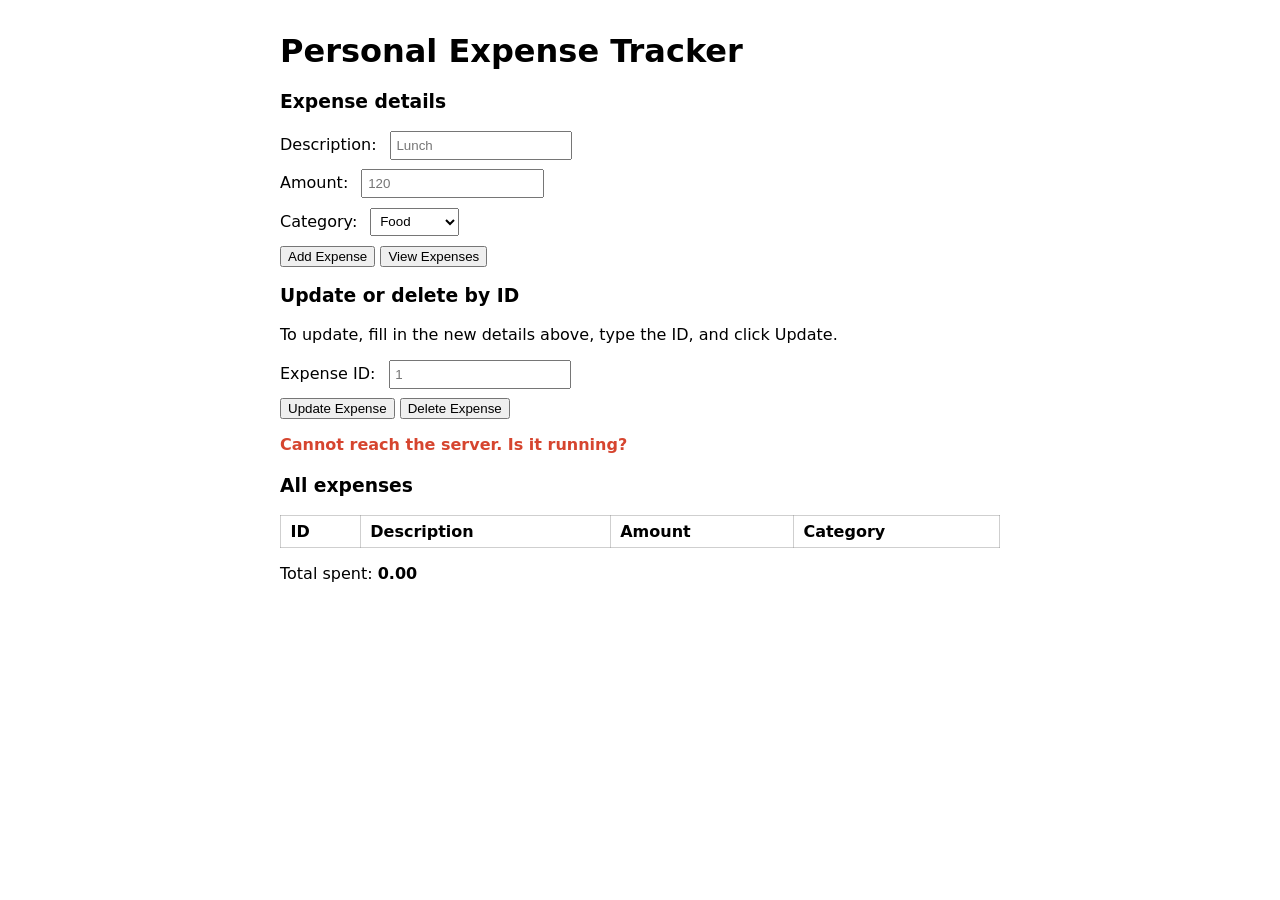
<file: index.html>
<!DOCTYPE html>
<html lang="en">
<head>
  <meta charset="UTF-8">
  <meta name="viewport" content="width=device-width, initial-scale=1">
  <title>Personal Expense Tracker</title>
  <style>
    :root { color-scheme: light dark; }
    body { font-family: system-ui, sans-serif; max-width: 720px; margin: 2rem auto; padding: 0 1rem; }
    label { display: block; margin-bottom: 0.6rem; }
    input, select { margin-left: 0.5rem; padding: 0.3rem; }
    table { border-collapse: collapse; width: 100%; margin-top: 0.5rem; }
    th, td { border: 1px solid #8886; padding: 0.4rem 0.6rem; text-align: left; }
    #message { font-weight: bold; min-height: 1.3em; }
    .ok { color: #2ea043; }
    .error { color: #d6452f; }
  </style>
</head>
<body>

  <h1>Personal Expense Tracker</h1>

  <h3>Expense details</h3>
  <label>Description: <input type="text" id="description" placeholder="Lunch"></label>
  <label>Amount: <input type="number" id="amount" step="0.01" placeholder="120"></label>
  <label>Category:
    <select id="category">
      <option>Food</option>
      <option>Travel</option>
      <option>Shopping</option>
      <option>Bills</option>
      <option>Other</option>
    </select>
  </label>
  <button onclick="addExpense()">Add Expense</button>
  <button onclick="viewExpenses()">View Expenses</button>

  <h3>Update or delete by ID</h3>
  <p>To update, fill in the new details above, type the ID, and click Update.</p>
  <label>Expense ID: <input type="number" id="expenseId" min="1" placeholder="1"></label>
  <button onclick="updateExpense()">Update Expense</button>
  <button onclick="deleteExpense()">Delete Expense</button>

  <p id="message" role="status"></p>

  <h3>All expenses</h3>
  <table>
    <thead>
      <tr><th>ID</th><th>Description</th><th>Amount</th><th>Category</th></tr>
    </thead>
    <tbody id="expenseRows"></tbody>
  </table>
  <p>Total spent: <strong id="total">0.00</strong></p>

  <script>
    const API = "http://127.0.0.1:8000/expenses";

    function showMessage(text, ok) {
      const message = document.getElementById("message");
      message.textContent = text;
      message.className = ok ? "ok" : "error";
    }

    // Read the form, check it, and return the expense (or null if it is invalid)
    function readForm() {
      const description = document.getElementById("description").value.trim();
      const amount = Number(document.getElementById("amount").value); // text -> number
      const category = document.getElementById("category").value;

      if (description === "") {
        showMessage("Description cannot be empty.", false);
        return null;
      }
      if (isNaN(amount) || amount <= 0) {
        showMessage("Amount must be greater than zero.", false);
        return null;
      }
      return { description: description, amount: amount, category: category };
    }

    // Read the ID box and return it as a number (or null if it is invalid)
    function readId() {
      const text = document.getElementById("expenseId").value;
      const id = Number(text);
      if (text === "" || !Number.isInteger(id) || id < 1) {
        showMessage("Please enter a valid expense ID.", false);
        return null;
      }
      return id;
    }

    function clearForm() {
      document.getElementById("description").value = "";
      document.getElementById("amount").value = "";
      document.getElementById("expenseId").value = "";
    }

    // One place for fetch: sends the request and returns the reply, or null on any error
    async function callApi(url, method, body) {
      try {
        const response = await fetch(url, {
          method: method,
          headers: { "Content-Type": "application/json" },
          body: body ? JSON.stringify(body) : undefined
        });
        const data = await response.json();
        if (!response.ok) {
          showMessage(typeof data.detail === "string" ? data.detail : "Invalid data.", false);
          return null;
        }
        return data;
      } catch (error) {
        showMessage("Cannot reach the server. Is it running?", false);
        return null;
      }
    }

    // 1. ADD (POST)
    async function addExpense() {
      const expense = readForm();
      if (expense === null) return;

      const data = await callApi(API, "POST", expense);
      if (data) {
        showMessage(data.message + " (ID " + data.expense.id + ")", true);
        clearForm();
        viewExpenses();
      }
    }

    // 2. VIEW (GET)
    async function viewExpenses() {
      const expenses = await callApi(API, "GET");
      if (expenses === null) return;

      const rows = document.getElementById("expenseRows");
      rows.innerHTML = "";

      if (expenses.length === 0) {
        const cell = rows.insertRow().insertCell();
        cell.colSpan = 4;
        cell.textContent = "No expenses yet.";
      }

      let total = 0;
      expenses.forEach(function (expense) {
        const tr = rows.insertRow();
        tr.insertCell().textContent = expense.id;
        tr.insertCell().textContent = expense.description;
        tr.insertCell().textContent = expense.amount.toFixed(2);
        tr.insertCell().textContent = expense.category;
        total += expense.amount;
      });

      document.getElementById("total").textContent = total.toFixed(2);
    }

    // 3. UPDATE (PUT)
    async function updateExpense() {
      const id = readId();
      if (id === null) return;
      const expense = readForm();
      if (expense === null) return;

      const data = await callApi(API + "/" + id, "PUT", expense);
      if (data) {
        showMessage(data.message + " (ID " + id + ")", true);
        clearForm();
        viewExpenses();
      }
    }

    // 4. DELETE
    async function deleteExpense() {
      const id = readId();
      if (id === null) return;

      const data = await callApi(API + "/" + id, "DELETE");
      if (data) {
        showMessage(data.message + " (ID " + id + ")", true);
        clearForm();
        viewExpenses();
      }
    }

    // Show any existing expenses when the page opens
    viewExpenses();
  </script>

</body>
</html>
</file>
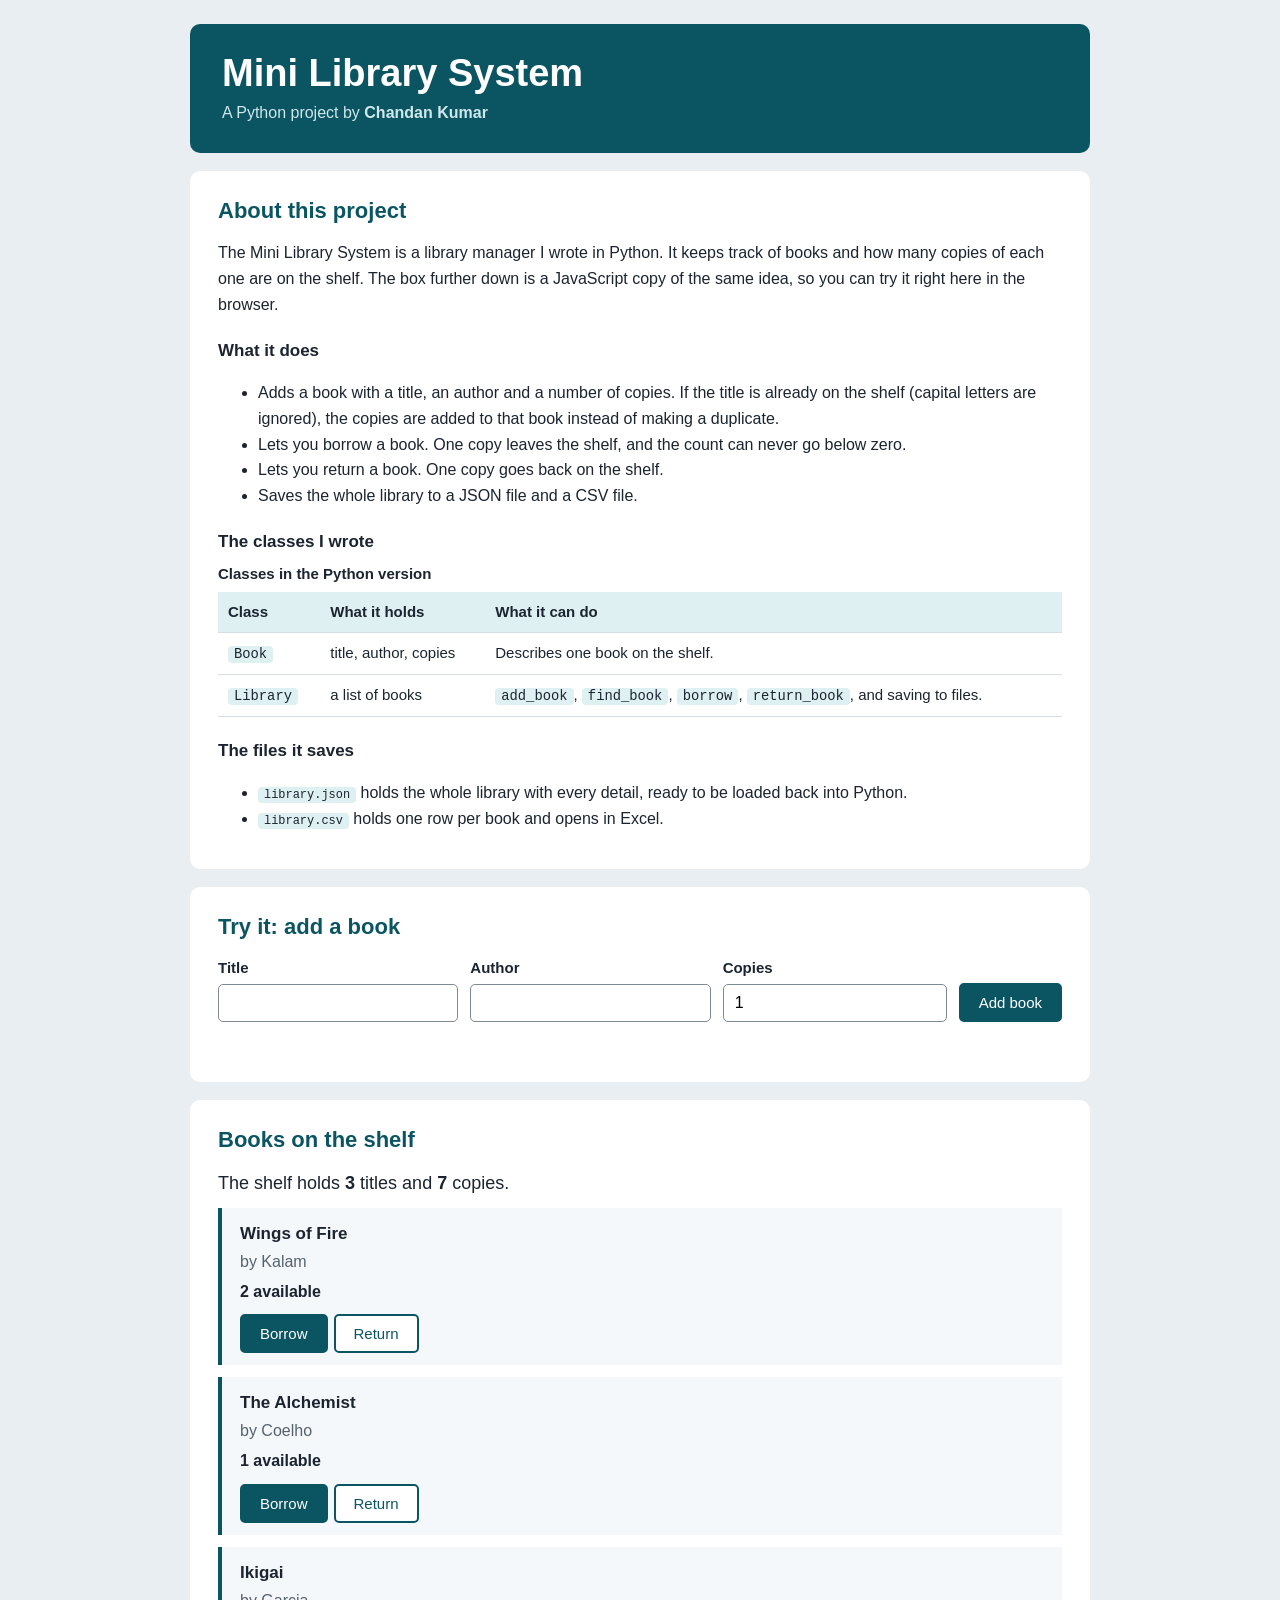
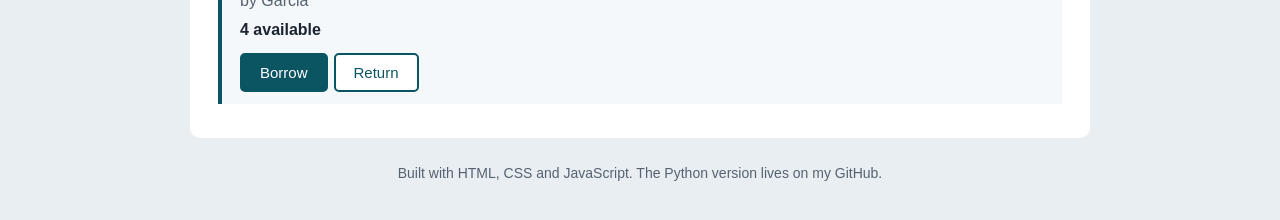
<file: library/index.html>
<!DOCTYPE html>
<html lang="en">
<head>
<meta charset="utf-8">
<meta name="viewport" content="width=device-width, initial-scale=1">
<title>Mini Library System</title>
<link rel="stylesheet" href="style.css">
</head>
<body>
<main>

  <header>
    <h1>Mini Library System</h1>
    <p>A Python project by <b>Chandan Kumar</b></p>
  </header>

  <!-- CHECK: this section must match YOUR Python code. Edit the names. -->
  <section>
    <h2>About this project</h2>
    <p>
      The Mini Library System is a library manager I wrote in Python. It keeps
      track of books and how many copies of each one are on the shelf. The
      box further down is a JavaScript copy of the same idea, so you can try
      it right here in the browser.
    </p>

    <h3>What it does</h3>
    <ul>
      <li>Adds a book with a title, an author and a number of copies. If the title is already
          on the shelf (capital letters are ignored), the copies are added to that book
          instead of making a duplicate.</li>
      <li>Lets you borrow a book. One copy leaves the shelf, and the count can never go below zero.</li>
      <li>Lets you return a book. One copy goes back on the shelf.</li>
      <li>Saves the whole library to a JSON file and a CSV file.</li>
    </ul>

    <h3>The classes I wrote</h3>
    <div class="table-wrap">
      <table>
        <caption>Classes in the Python version</caption>
        <thead>
          <tr><th scope="col">Class</th><th scope="col">What it holds</th><th scope="col">What it can do</th></tr>
        </thead>
        <tbody>
          <tr>
            <td><code>Book</code></td>
            <td>title, author, copies</td>
            <td>Describes one book on the shelf.</td>
          </tr>
          <tr>
            <td><code>Library</code></td>
            <td>a list of books</td>
            <td><code>add_book</code>, <code>find_book</code>, <code>borrow</code>,
                <code>return_book</code>, and saving to files.</td>
          </tr>
        </tbody>
      </table>
    </div>

    <h3>The files it saves</h3>
    <ul>
      <li><code>library.json</code> holds the whole library with every detail, ready to be loaded back into Python.</li>
      <li><code>library.csv</code> holds one row per book and opens in Excel.</li>
    </ul>
  </section>

  <!-- the working demo -->
  <section>
    <h2>Try it: add a book</h2>

    <form class="form" onsubmit="addBook(event)">
      <div class="field">
        <label for="t">Title</label>
        <input id="t" type="text" autocomplete="off">
      </div>
      <div class="field">
        <label for="a">Author</label>
        <input id="a" type="text" autocomplete="off">
      </div>
      <div class="field small">
        <label for="c">Copies</label>
        <input id="c" type="number" value="1" min="1">
      </div>
      <button type="submit">Add book</button>
    </form>

    <!-- messages appear here, and a screen reader reads them out -->
    <p id="status" role="status"></p>
  </section>

  <section>
    <h2>Books on the shelf</h2>
    <p class="totals">
      The shelf holds <strong id="titleCount">0</strong> titles and
      <strong id="copyCount">0</strong> copies.
    </p>
    <div id="shelf"></div>
  </section>

  <footer>
    <p>Built with HTML, CSS and JavaScript. The Python version lives on my GitHub.</p>
  </footer>

</main>

<!-- the script must stay the last thing before the closing body tag -->
<script src="script.js"></script>
</body>
</html>
</file>
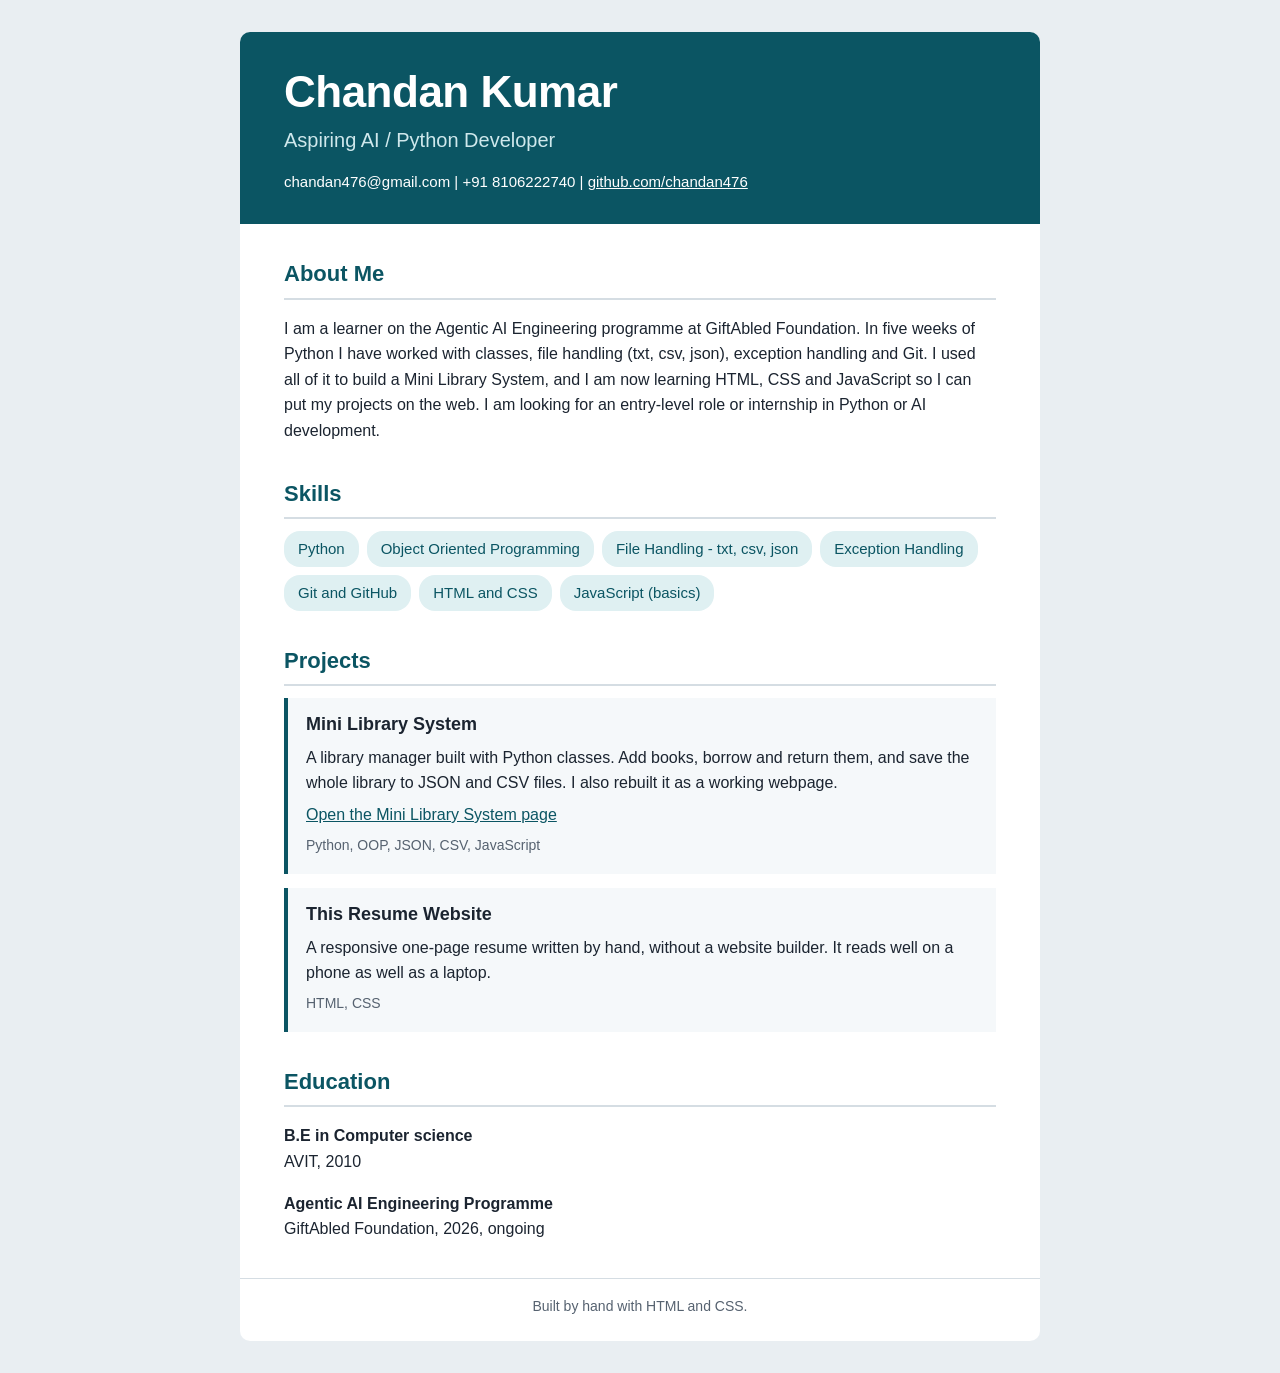
<file: resume/index.html>
<!DOCTYPE html>
<html lang="en">
<head>
<meta charset="utf-8">
<meta name="viewport" content="width=device-width, initial-scale=1">
<title>Your Full Name - Resume</title>
<link rel="stylesheet" href="style.css">
</head>
<body>
<main>

  <header>
    <h1>Chandan Kumar</h1>
    <p class="role">Aspiring AI / Python Developer</p>
    <p class="contact">
      chandan476@gmail.com | +91 8106222740 |
      <a href="https://github.com/chandan476">github.com/chandan476</a>
    </p>
  </header>

  <section>
    <h2>About Me</h2>
    <p>
      I am a learner on the Agentic AI Engineering programme at GiftAbled
      Foundation. In five weeks of Python I have worked with classes, file
      handling (txt, csv, json), exception handling and Git. I used all of
      it to build a Mini Library System, and I am now learning HTML, CSS and
      JavaScript so I can put my projects on the web. I am looking for an
      entry-level role or internship in Python or AI development.
    </p>
  </section>

  <section>
    <h2>Skills</h2>
    <ul class="skills">
      <li>Python</li>
      <li>Object Oriented Programming</li>
      <li>File Handling - txt, csv, json</li>
      <li>Exception Handling</li>
      <li>Git and GitHub</li>
      <li>HTML and CSS</li>
      <li>JavaScript (basics)</li>
    </ul>
  </section>

  <section>
    <h2>Projects</h2>

    <div class="project">
      <h3>Mini Library System</h3>
      <p>
        A library manager built with Python classes. Add books, borrow and
        return them, and save the whole library to JSON and CSV files.
        I also rebuilt it as a working webpage.
      </p>
      <p><a href="https://chandan476.github.io/Giftabled_Chandan/library/">Open the Mini Library System page</a></p>
      <p class="tags">Python, OOP, JSON, CSV, JavaScript</p>
    </div>

    <div class="project">
      <h3>This Resume Website</h3>
      <p>
        A responsive one-page resume written by hand, without a website
        builder. It reads well on a phone as well as a laptop.
      </p>
      <p class="tags">HTML, CSS</p>
    </div>
  </section>

  <section>
    <h2>Education</h2>
    <p><b>B.E in Computer science</b><br>
    AVIT, 2010</p>
    <p><b>Agentic AI Engineering Programme</b><br>
    GiftAbled Foundation, 2026, ongoing</p>
  </section>

  <footer>
    <p>Built by hand with HTML and CSS.</p>
  </footer>

</main>
</body>
</html>
</file>
<file: library/style.css>
/* ---- colours: change them here and the whole page follows ---- */
:root {
  --ink: #1b2430;
  --muted: #566270;
  --accent: #0b5563;
  --accent-soft: #dff0f2;
  --line: #d5dde3;
  --page: #e9eef2;
  --warn: #7a4300;   /* used when a book has no copies left */
}

* { box-sizing: border-box; }

body {
  margin: 0;
  padding: 24px 16px;
  background: var(--page);
  color: var(--ink);
  font-family: "Segoe UI", Arial, Helvetica, sans-serif;
  line-height: 1.6;
}

main { max-width: 900px; margin: 0 auto; }

/* keyboard users can always see where they are */
:focus-visible { outline: 3px solid #f2a900; outline-offset: 2px; }

/* ---- top band ---- */
header {
  background: var(--accent);
  color: #ffffff;
  padding: 28px 32px;
  border-radius: 10px;
}

h1 { margin: 0 0 4px 0; font-size: 38px; line-height: 1.15; }
header p { margin: 0; color: #cfe8ec; }

/* ---- white panels ---- */
section {
  background: #ffffff;
  border-radius: 10px;
  padding: 22px 28px;
  margin-top: 18px;
}

h2 { margin: 0 0 12px 0; font-size: 22px; color: var(--accent); }
h3 { margin: 20px 0 6px 0; font-size: 17px; }
section p { margin: 0 0 10px 0; }

code {
  background: var(--accent-soft);
  padding: 1px 6px;
  border-radius: 4px;
  font-size: 0.92em;
}

/* ---- the classes table ---- */
.table-wrap { overflow-x: auto; }

table { border-collapse: collapse; width: 100%; font-size: 15px; }
caption { text-align: left; font-weight: bold; padding-bottom: 6px; }

th, td {
  text-align: left;
  vertical-align: top;
  padding: 8px 10px;
  border-bottom: 1px solid var(--line);
}

th { background: var(--accent-soft); }

/* ---- the add-a-book form ---- */
.form {
  display: flex;
  flex-wrap: wrap;
  gap: 12px;
  align-items: flex-end;
}

.field { display: flex; flex-direction: column; flex: 1 1 170px; }
.field.small { flex: 0 1 100px; }

label { font-weight: bold; font-size: 15px; margin-bottom: 4px; }

input {
  padding: 9px 11px;
  border: 1px solid #7d8a96;
  border-radius: 5px;
  font-size: 16px;
  font-family: inherit;
}

button {
  background: var(--accent);
  color: #ffffff;
  border: 2px solid var(--accent);
  padding: 9px 18px;
  border-radius: 5px;
  font-size: 15px;
  font-family: inherit;
  cursor: pointer;
}

button:hover { background: #0e6b7d; border-color: #0e6b7d; }

/* the Return button looks lighter than Borrow */
button.plain { background: #ffffff; color: var(--accent); }
button.plain:hover { background: var(--accent-soft); }

#status {
  min-height: 1.6em;
  margin: 12px 0 0 0;
  font-weight: bold;
  color: var(--accent);
}

/* ---- the shelf ---- */
.totals { font-size: 18px; }

.book {
  border-left: 4px solid var(--accent);
  background: #f5f8fa;
  padding: 12px 18px;
  margin-bottom: 12px;
}

.book h3 { margin: 0; }
.book .author { margin: 2px 0; color: var(--muted); }
.book .count { margin: 4px 0 10px 0; font-weight: bold; }
.book .count.out { color: var(--warn); }
.book button { margin-right: 6px; }

footer {
  margin: 24px 0 8px 0;
  text-align: center;
  color: var(--muted);
  font-size: 14px;
}

/* ---- phone ---- */
@media (max-width: 600px) {
  body { padding: 12px; }
  header, section { padding: 18px; }
  h1 { font-size: 30px; }
}
</file>
<file: resume/style.css>
/* ---- colours: change them here and the whole page follows ---- */
:root {
  --ink: #1b2430;          /* main text */
  --muted: #566270;        /* grey text */
  --accent: #0b5563;       /* the one main colour (deep teal) */
  --accent-soft: #dff0f2;  /* pale version of the accent */
  --line: #d5dde3;         /* thin grey lines */
  --page: #e9eef2;         /* colour behind the white sheet */
}

/* ---- the basics ---- */
* { box-sizing: border-box; }

body {
  margin: 0;
  padding: 32px 16px;
  background: var(--page);
  color: var(--ink);
  font-family: "Segoe UI", Arial, Helvetica, sans-serif;
  line-height: 1.6;
}

/* the white sheet, centred on the page */
main {
  max-width: 800px;
  margin: 0 auto;
  background: #ffffff;
  border-radius: 10px;
  overflow: hidden;
}

a { color: var(--accent); }
a:focus-visible { outline: 3px solid #f2a900; outline-offset: 2px; }

/* ---- the top band: the one bold thing on the page ---- */
header {
  background: var(--accent);
  color: #ffffff;
  padding: 36px 44px 30px;
}

h1 {
  margin: 0;
  font-size: 44px;
  line-height: 1.1;
  letter-spacing: -0.5px;
}

.role {
  margin: 8px 0 0 0;
  font-size: 20px;
  color: #cfe8ec;
}

.contact {
  margin: 14px 0 0 0;
  font-size: 15px;
}

.contact a { color: #ffffff; }

/* ---- each section ---- */
section {
  padding: 0 44px;
  margin-top: 32px;
}

h2 {
  margin: 0 0 12px 0;
  font-size: 22px;
  color: var(--accent);
  border-bottom: 2px solid var(--line);
  padding-bottom: 6px;
}

/* ---- skills shown side by side ---- */
.skills {
  list-style: none;
  padding: 0;
  margin: 0;
  display: flex;
  flex-wrap: wrap;
  gap: 8px;
}

.skills li {
  background: var(--accent-soft);
  color: var(--accent);
  padding: 6px 14px;
  border-radius: 16px;
  font-size: 15px;
}

/* ---- project cards ---- */
.project {
  border-left: 4px solid var(--accent);
  background: #f5f8fa;
  padding: 12px 18px;
  margin-bottom: 14px;
}

.project h3 { margin: 0 0 6px 0; font-size: 18px; }
.project p { margin: 6px 0; }

.project .tags {
  font-size: 14px;
  color: var(--muted);
}

/* ---- footer ---- */
footer {
  margin-top: 36px;
  padding: 16px 44px 24px 44px;
  border-top: 1px solid var(--line);
  font-size: 14px;
  color: var(--muted);
  text-align: center;
}

footer p { margin: 0; }

/* ---- make it work on a phone ---- */
@media (max-width: 600px) {
  body { padding: 0; }
  main { border-radius: 0; }
  header { padding: 28px 20px 24px 20px; }
  h1 { font-size: 32px; }
  section { padding: 0 20px; }
  footer { padding: 16px 20px 24px 20px; }
}
</file>
